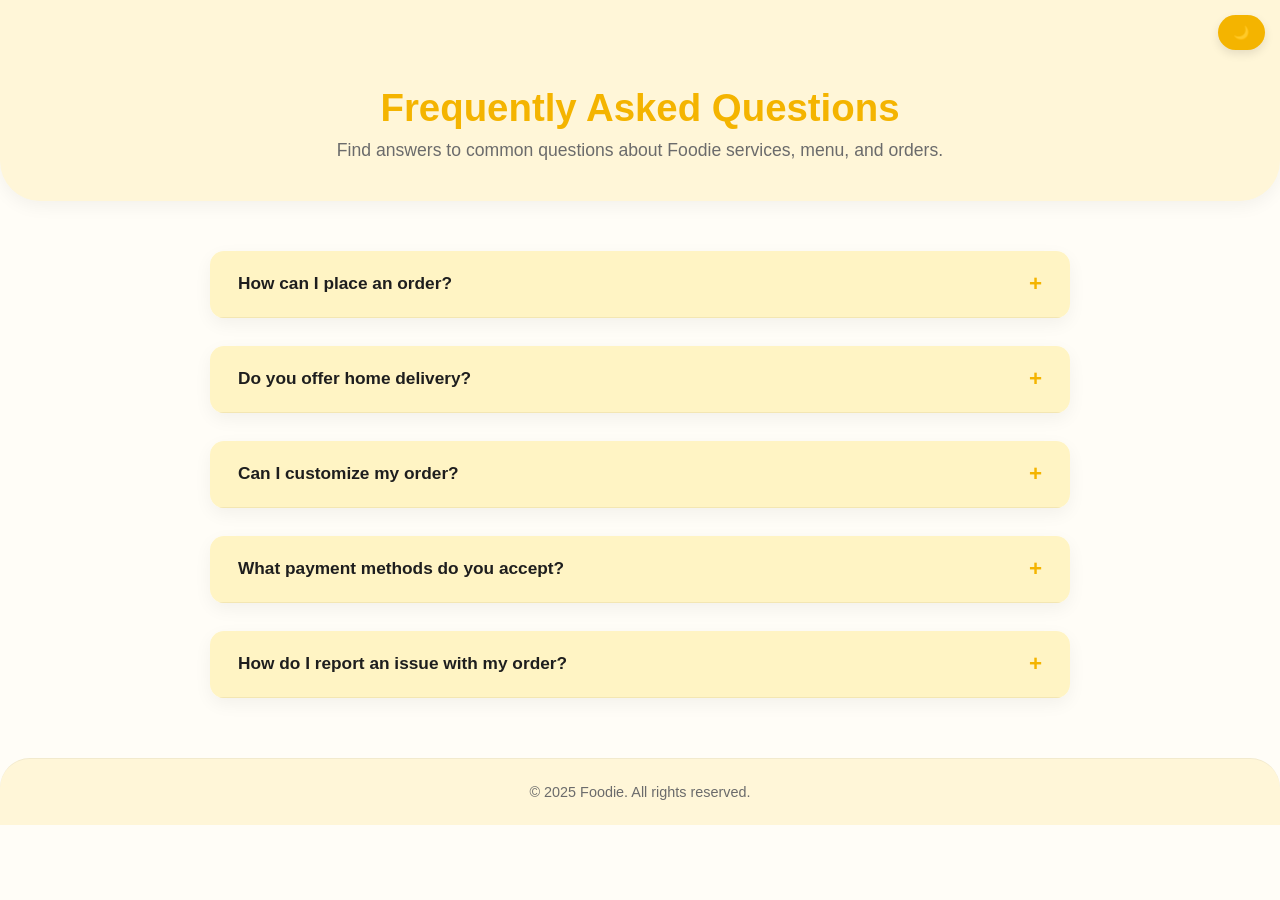
<file: html/faq-page.html>
<!doctype html>
<html lang="en">

<head>
  <meta charset="utf-8" />
  <meta name="viewport" content="width=device-width, initial-scale=1" />
  <title>FAQs — Foodie</title>
  <meta name="description" content="Frequently Asked Questions about Foodie services, orders, and features." />
  <link rel="icon" href="../imgs/favicon.png" type="image/png" />
  <style>
    :root {
      --bg: #fffdf7;
      --text: #1e1e1e;
      --accent: #f4b400;
      --accent-light: #fff4c4;
      --muted: #6b6b6b;
      --card: #ffffff;
      --header-bg: #fff6d8;
    }

    [data-theme="dark"] {
      --bg: #1a1a1a;
      --text: #f8fafc;
      --accent: #fbbc04;
      --accent-light: #3b3b3b;
      --muted: #a1a1aa;
      --card: #262626;
      --header-bg: #333333;
    }

    * {
      box-sizing: border-box;
    }

    body {
      margin: 0;
      font-family: 'Poppins', sans-serif;
      background: var(--bg);
      color: var(--text);
      transition: background 0.3s ease, color 0.3s ease;
    }

    header {
      text-align: center;
      padding: 60px 20px 40px;
      background: var(--header-bg);
      border-bottom-left-radius: 40px;
      border-bottom-right-radius: 40px;
      box-shadow: 0 5px 18px rgba(0, 0, 0, 0.05);
    }

    header h1 {
      font-size: 2.4rem;
      color: var(--accent);
      margin-bottom: 10px;
    }

    header p {
      color: var(--muted);
      font-size: 1.1rem;
      margin: 0;
    }

    main {
      max-width: 900px;
      margin: 50px auto;
      padding: 0 20px;
    }

    .faq-item {
      background: var(--card);
      border-radius: 14px;
      box-shadow: 0 6px 18px rgba(0, 0, 0, 0.05);
      margin-bottom: 28px;
      /* Increased spacing */
      overflow: hidden;
      transition: transform 0.2s ease, box-shadow 0.2s;
    }

    .faq-item:last-child {
      margin-bottom: 60px;
      /* More space before footer */
    }

    .faq-item:hover {
      transform: translateY(-3px) scale(1.01);
      box-shadow: 0 10px 24px rgba(0, 0, 0, 0.08);
    }

    .faq-question {
      background: var(--accent-light);
      color: var(--text);
      padding: 20px 28px;
      font-weight: 600;
      font-size: 1.08rem;
      cursor: pointer;
      display: flex;
      justify-content: space-between;
      align-items: center;
      transition: background 0.2s, color 0.2s;
      border-bottom: 1px solid #f3e6b3;
    }

    .faq-question:hover,
    .faq-item.active .faq-question {
      background: var(--accent);
      color: #fff;
    }

    .faq-question .faq-icon {
      display: inline-flex;
      align-items: center;
      justify-content: center;
      width: 28px;
      height: 28px;
      font-size: 1.4rem;
      color: var(--accent);
      background: #fffbe6;
      border-radius: 50%;
      margin-left: 18px;
      transition: background 0.2s, color 0.2s, transform 0.2s;
    }

    .faq-question:hover .faq-icon,
    .faq-item.active .faq-question .faq-icon {
      background: #fff;
      color: var(--accent);
      transform: rotate(90deg);
    }

    .faq-question::after {
      content: '+';
      font-size: 1.4rem;
      color: var(--accent);
      margin-left: 18px;
      display: inline-block;
      transition: transform 0.2s, color 0.2s;
    }

    .faq-item.active .faq-question::after {
      content: '–';
      color: var(--text);
    }

    .faq-answer {
      display: none;
      padding: 18px 28px;
      color: var(--muted);
      font-size: 1.01rem;
      line-height: 1.7;
      background: var(--bg);
    }

    .faq-item.active .faq-answer {
      display: block;
    }

    footer {
      text-align: center;
      padding: 25px 15px;
      color: var(--muted);
      font-size: 0.9rem;
      border-top: 1px solid rgba(0, 0, 0, 0.05);
      background: var(--header-bg);
      border-top-left-radius: 30px;
      border-top-right-radius: 30px;
      margin-top: 60px;
    }

    #themeToggle {
      position: fixed;
      top: 15px;
      right: 15px;
      background: var(--accent);
      color: #fff;
      border: none;
      padding: 10px 15px;
      border-radius: 30px;
      cursor: pointer;
      font-weight: 600;
      box-shadow: 0 4px 10px rgba(0, 0, 0, 0.1);
      transition: background 0.3s ease;
    }

    #themeToggle:hover {
      background: #f59e0b;
    }
  </style>
</head>

<body data-theme="light">

  <button id="themeToggle">🌙</button>
  <header>
    <h1>Frequently Asked Questions</h1>
    <p>Find answers to common questions about Foodie services, menu, and orders.</p>
  </header>

  <main>
    <div class="faq-item">
      <div class="faq-question">How can I place an order?</div>
      <div class="faq-answer">You can place an order directly through our website by browsing the menu, selecting your
        dishes, and proceeding to checkout. You can also order via our mobile app.</div>
    </div>

    <div class="faq-item">
      <div class="faq-question">Do you offer home delivery?</div>
      <div class="faq-answer">Yes! We provide quick and safe home delivery services in all major cities. Delivery time
        may vary based on your location and order size.</div>
    </div>

    <div class="faq-item">
      <div class="faq-question">Can I customize my order?</div>
      <div class="faq-answer">Absolutely. You can add special instructions while placing your order to customize spice
        levels, portion sizes, or toppings.</div>
    </div>

    <div class="faq-item">
      <div class="faq-question">What payment methods do you accept?</div>
      <div class="faq-answer">We accept all major debit and credit cards, UPI, Paytm, and cash on delivery for
        convenience.</div>
    </div>

    <div class="faq-item">
      <div class="faq-question">How do I report an issue with my order?</div>
      <div class="faq-answer">If there’s any issue with your order, please contact our support team through the Help
        section or email us at support@foodie.com. We’ll resolve it quickly.</div>
    </div>
  </main>

  <footer>
    © 2025 Foodie. All rights reserved.
  </footer>

  <a href="https://wa.me/911234567890" class="whatsapp-fab" target="_blank" rel="noopener noreferrer"
    aria-label="Chat on WhatsApp" title="Chat on WhatsApp">
    <i class="fa-brands fa-whatsapp"></i>
  </a>

  <script>
    const toggleBtn = document.getElementById('themeToggle');
    const body = document.body;
    const savedTheme = localStorage.getItem('theme');
    if (savedTheme) body.setAttribute('data-theme', savedTheme);

    toggleBtn.addEventListener('click', () => {
      const current = body.getAttribute('data-theme');
      const newTheme = current === 'light' ? 'dark' : 'light';
      body.setAttribute('data-theme', newTheme);
      localStorage.setItem('theme', newTheme);
      toggleBtn.textContent = newTheme === 'dark' ? '☀️' : '🌙';
    });

    document.querySelectorAll('.faq-question').forEach(q => {
      q.addEventListener('click', () => {
        q.parentElement.classList.toggle('active');
      });
    });
  </script>
</body>

</html>
</file>
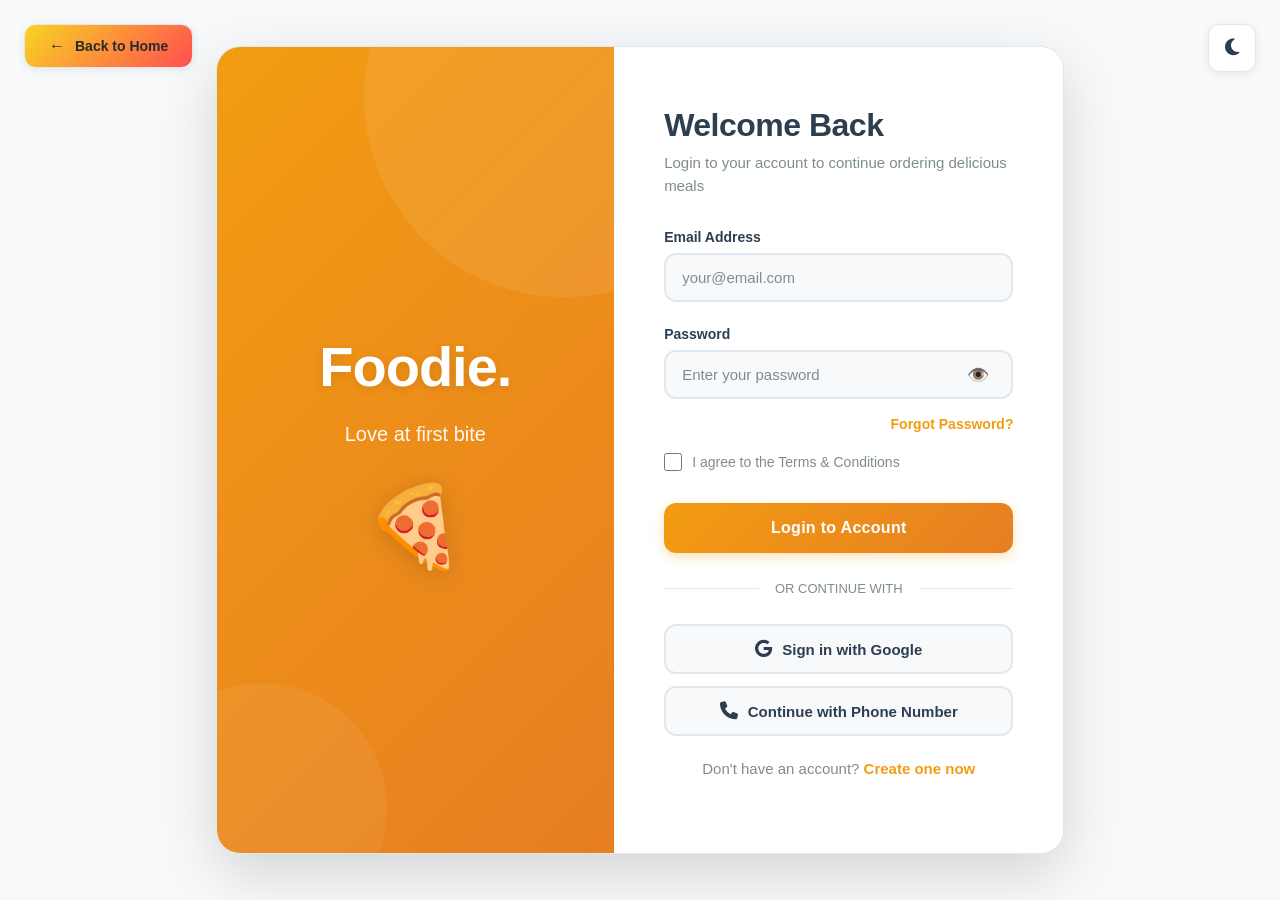
<file: html/signup.html>
<!DOCTYPE html>
<html lang="en" data-theme="">
<head>
  <meta charset="UTF-8" />
  <meta name="viewport" content="width=device-width, initial-scale=1" />
  <title>Foodie | Login & Sign Up</title>

  <!-- ✅ FIXED: Early dark-mode application (runs before paint) -->
  <script>
    (function () {
      try {
        const savedTheme = localStorage.getItem('theme');
        if (savedTheme === 'dark') {
          document.documentElement.setAttribute('data-theme', 'dark');
          document.documentElement.style.background = '#16213e';
        } else {
          document.documentElement.removeAttribute('data-theme');
        }
      } catch (e) {
        console.warn('Theme init error:', e);
      }
    })();
  </script>

  <link rel="icon" href="../imgs/favicon.webp" type="image/webp" />
  <link rel="stylesheet" href="https://cdnjs.cloudflare.com/ajax/libs/font-awesome/6.4.0/css/all.min.css" />
  <link rel="stylesheet" href="../css/signUp.css" />
</head>

<body class="signup-page">
  <a href="index.html" class="back-home" aria-label="Back to Home">
    <span class="icon">←</span> Back to Home
  </a>

  <button id="themeToggle" class="theme-toggle" aria-label="Toggle dark/light mode">
    <i class="fa-solid fa-moon"></i>
  </button>

  <main class="cont">
    <div class="container">
      <div class="hero-section" id="heroSection">
        <h1>Foodie.</h1>
        <p id="tagline">Love at first bite</p>
        <div class="emoji" id="emoji">🍕</div>
      </div>

      <section class="form-section" aria-label="Login and Sign Up Forms">
        <!-- Login Form -->
        <article id="loginForm" class="auth-container active" aria-labelledby="loginTitle">
          <h2 id="loginTitle">Welcome Back</h2>
          <p class="subtitle">Login to your account to continue ordering delicious meals</p>

          <form onsubmit="handleLogin(event)" aria-label="Login Form">
            <div class="form-group">
              <label for="loginEmail">Email Address</label>
              <input type="email" id="loginEmail" placeholder="your@email.com" required />
            </div>

            <div class="form-group">
              <label for="loginPassword">Password</label>
              <div class="password-field">
                <input type="password" id="loginPassword" placeholder="Enter your password" required />
                <button type="button" class="toggle-password" onclick="togglePassword('loginPassword')" aria-label="Toggle password visibility">
                  👁️
                </button>
              </div>
            </div>

            <div class="forgot-password">
              <a href="forgot-password.html">Forgot Password?</a>
            </div>

            <div class="checkbox-group">
              <input type="checkbox" id="rememberMe" />
              <label for="rememberMe">I agree to the Terms & Conditions</label>
            </div>

            <button type="submit" class="btn">Login to Account</button>
          </form>

          <div class="divider"><span>OR CONTINUE WITH</span></div>

          <div class="social-login">
            <button type="button" class="social-btn" id="loginGoogleBtn">
              <i class="fa-brands fa-google"></i> Sign in with Google
            </button>
            <button type="button" class="phone-login" onclick="loginWithPhone()">
              <i class="fa-solid fa-phone"></i> Continue with Phone Number
            </button>
          </div>

          <p class="switch-form">
            Don't have an account? <a onclick="switchForm('signup')">Create one now</a>
          </p>

          <div id="recaptcha-container"></div>
        </article>

        <!-- Sign Up Form -->
        <article id="signupForm" class="auth-container" aria-labelledby="signupTitle">
          <h2 id="signupTitle">Create Account</h2>
          <p class="subtitle">Join us today and discover amazing food near you</p>

          <form onsubmit="handleSignup(event)" aria-label="Sign Up Form">
            <div class="form-group">
              <label for="signupName">Full Name</label>
              <input type="text" id="signupName" placeholder="John Doe" required />
            </div>

            <div class="form-group">
              <label for="signupEmail">Email Address</label>
              <input type="email" id="signupEmail" placeholder="your@email.com" required />
            </div>

            <div class="form-group">
              <label for="signupPhone">Phone Number</label>
              <input type="tel" id="signupPhone" placeholder="+91 12345 67890" required />
            </div>

            <div class="form-group">
              <label for="signupPassword">Password</label>
              <div class="password-field">
                <input type="password" id="signupPassword" placeholder="Create a strong password" required />
                <button type="button" class="toggle-password" onclick="togglePassword('signupPassword')" aria-label="Toggle password visibility">
                  👁️
                </button>
              </div>
            </div>

            <div class="checkbox-group">
              <input type="checkbox" id="agreeTerms" required />
              <label for="agreeTerms">I agree to the Terms & Conditions</label>
            </div>

            <button type="submit" class="btn">Create Account</button>
          </form>

          <div class="divider"><span>OR SIGN UP WITH</span></div>

          <div class="social-login">
            <button type="button" class="social-btn" id="signupGoogleBtn">
              <i class="fa-brands fa-google"></i> Sign up with Google
            </button>
          </div>

          <p class="switch-form">
            Already have an account? <a onclick="switchForm('login')">Login here</a>
          </p>
        </article>
      </section>
    </div>
  </main>

  <!-- ✅ Updated JS -->
  <script>
    // Initialize theme icon correctly
    function updateThemeIcon(theme) {
      const icon = themeToggle.querySelector('i');
      if (icon) icon.className = theme === 'dark' ? 'fa-solid fa-sun' : 'fa-solid fa-moon';
    }

    // Initialize from storage
    (function initializeTheme() {
      try {
        const theme = localStorage.getItem('theme') || 'light';
        if (theme === 'dark') {
          document.documentElement.setAttribute('data-theme', 'dark');
        }
        updateThemeIcon(theme);
      } catch (e) {}
    })();

    const themeToggle = document.getElementById('themeToggle');
    const hero = document.getElementById("heroSection");
    const tagline = document.getElementById("tagline");
    const emoji = document.getElementById("emoji");

    themeToggle.addEventListener('click', () => {
      try {
        const current = document.documentElement.getAttribute('data-theme');
        const newTheme = current === 'dark' ? 'light' : 'dark';
        if (newTheme === 'dark') {
          document.documentElement.setAttribute('data-theme', 'dark');
        } else {
          document.documentElement.removeAttribute('data-theme');
        }
        localStorage.setItem('theme', newTheme);
        updateThemeIcon(newTheme);
      } catch (e) {}
    });

    /* Hero animation + form toggles remain unchanged */
    const variations = [
      { emoji: "🍕", text: "Love at first bite", gradient: "linear-gradient(135deg, #f39c12 0%, #e67e22 100%)" },
      { emoji: "🍔", text: "Juicy & loaded with flavor", gradient: "linear-gradient(135deg, #e74c3c 0%, #c0392b 100%)" },
      { emoji: "🍣", text: "Fresh rolls, happy souls", gradient: "linear-gradient(135deg, #3498db 0%, #2980b9 100%)" },
      { emoji: "🍰", text: "Sweet dreams served daily", gradient: "linear-gradient(135deg, #e91e63 0%, #c2185b 100%)" },
      { emoji: "🥗", text: "Fresh, light & right", gradient: "linear-gradient(135deg, #27ae60 0%, #229954 100%)" },
      { emoji: "🌮", text: "Taco about happiness", gradient: "linear-gradient(135deg, #f39c12 0%, #d68910 100%)" }
    ];
    let index = 0;
    let isAnimating = false;

    function changeHero() {
      if (isAnimating) return;
      isAnimating = true;
      index = (index + 1) % variations.length;
      const { emoji: newEmoji, text, gradient } = variations[index];
      tagline.style.opacity = 0;
      emoji.style.opacity = 0;
      setTimeout(() => {
        hero.style.background = gradient;
        tagline.textContent = text;
        emoji.textContent = newEmoji;
        tagline.style.opacity = 1;
        emoji.style.opacity = 1;
        setTimeout(() => (isAnimating = false), 300);
      }, 300);
    }

    setInterval(changeHero, 4000);

    function switchForm(formType) {
      const loginForm = document.getElementById('loginForm');
      const signupForm = document.getElementById('signupForm');
      if (formType === 'signup') {
        loginForm.classList.remove('active');
        signupForm.classList.add('active');
      } else {
        signupForm.classList.remove('active');
        loginForm.classList.add('active');
      }
    }

    function togglePassword(id) {
      const input = document.getElementById(id);
      const button = input.nextElementSibling;
      if (input.type === 'password') {
        input.type = 'text';
        button.textContent = '🙈';
      } else {
        input.type = 'password';
        button.textContent = '👁️';
      }
    }
  </script>
</body>
</html>
</file>
<file: css/signUp.css>
.signup-page {
  /* Light theme */
  --lead: #1a1a2e;
  --gold-finger: #f39c12;
  --gold-hover: #e67e22;
  --eye-ball: #f8f9fa;
  --hint-yellow: #fff3cd;
  --pure-white: #ffffff;
  --text-primary: #2c3e50;
  --text-secondary: #7f8c8d;
  --bg-primary: #f8f9fa;
  --bg-secondary: #ffffff;
  --bg-accent: #fff3cd;
  --border-color: #e1e8ed;
  --shadow: rgba(0, 0, 0, 0.08);
  --shadow-strong: rgba(0, 0, 0, 0.15);
  --success: #27ae60;
  --error: #e74c3c;
}

/* ✅ Fixed Dark Theme Selector */
[data-theme="dark"] .signup-page {
  --lead: #ecf0f1;
  --gold-finger: #f39c12;
  --gold-hover: #e67e22;
  --eye-ball: #0f0f1e;
  --hint-yellow: #2c3e50;
  --pure-white: #1a1a2e;
  --text-primary: #ecf0f1;
  --text-secondary: #95a5a6;
  --bg-primary: #16213e;
  --bg-secondary: #1a1a2e;
  --bg-accent: #2c3e50;
  --border-color: #2c3e50;
  --shadow: rgba(0, 0, 0, 0.4);
  --shadow-strong: rgba(0, 0, 0, 0.6);
}

/* (Everything else below remains the same as your original CSS) */
* {
  margin: 0;
  padding: 0;
  box-sizing: border-box;
}

body {
  font-family: -apple-system, BlinkMacSystemFont, "Segoe UI", Roboto, "Helvetica Neue", Arial, sans-serif;
  background: var(--eye-ball);
  min-height: 100vh;
  display: flex;
  justify-content: center;
  align-items: center;
  padding: 20px;
  transition: background 0.3s ease;
}
/* Navigation */
.back-home {
  position: fixed;
  top: 24px;
  left: 24px;
  z-index: 1000;
  display: inline-flex;
  align-items: center;
  gap: 10px;
  padding: 12px 24px;
  background: linear-gradient(135deg, #f9d423 0%, #ff4e50 100%); /* yellow-orange gradient */
  color: #2a2a2a;
  text-decoration: none;
  font-size: 14px;
  font-weight: 600;
  border-radius: 12px;
  box-shadow: 0 2px 8px var(--shadow);
  transition: all 0.3s ease;
  border: 1px solid var(--border-color);
}

.back-home:hover {
  transform: translateY(-2px);
  box-shadow: 0 4px 16px var(--shadow-strong);
  border-color: #f9d423;
  background: linear-gradient(135deg, #ffe259 0%, #ffa751 100%); /* lighter yellow-orange on hover */
}

.back-home .icon {
  font-size: 16px;
  transition: transform 0.3s ease;
}

.back-home:hover .icon {
  transform: translateX(-3px);
}

/* Theme Toggle */
.theme-toggle {
  position: fixed;
  top: 24px;
  right: 24px;
  z-index: 1100;
  background: var(--bg-secondary);
  border: 1px solid var(--border-color);
  color: var(--text-primary);
  font-size: 1.2rem;
  cursor: pointer;
  padding: 12px;
  border-radius: 12px;
  transition: all 0.3s ease;
  display: flex;
  align-items: center;
  justify-content: center;
  width: 48px;
  height: 48px;
  box-shadow: 0 2px 8px var(--shadow);
}

.theme-toggle:hover {
  transform: scale(1.05);
  box-shadow: 0 4px 16px var(--shadow-strong);
  border-color: var(--gold-finger);
}

/* Main Container */
.container {
  display: flex;
  background: var(--bg-secondary);
  border-radius: 24px;
  overflow: hidden;
  max-width: 1100px;
  width: 100%;
  box-shadow: 0 20px 60px var(--shadow-strong);
  min-height: 650px;
  border: 1px solid var(--border-color);
}

/* Hero Section */
.hero-section {
  flex: 1;
  display: flex;
  flex-direction: column;
  justify-content: center;
  align-items: center;
  padding: 60px 40px;
  text-align: center;
  position: relative;
  overflow: hidden;
  background: linear-gradient(135deg, #f39c12 0%, #e67e22 100%);
}

.hero-section::before {
  content: "";
  position: absolute;
  width: 400px;
  height: 400px;
  background: rgba(255, 255, 255, 0.08);
  border-radius: 50%;
  top: -150px;
  right: -150px;
}

.hero-section::after {
  content: "";
  position: absolute;
  width: 250px;
  height: 250px;
  background: rgba(255, 255, 255, 0.06);
  border-radius: 50%;
  bottom: -80px;
  left: -80px;
}

.hero-section h1 {
  font-size: 3.5rem;
  font-weight: 800;
  color: #ffffff;
  margin-bottom: 16px;
  z-index: 1;
  text-shadow: 0 2px 10px rgba(0, 0, 0, 0.1);
  letter-spacing: -1px;
}

.hero-section p {
  font-size: 1.25rem;
  font-weight: 500;
  color: rgba(255, 255, 255, 0.95);
  margin-bottom: 32px;
  z-index: 1;
  transition: opacity 0.3s ease;
  /* Fixed dimensions to prevent layout shift */
  height: 40px;
  display: flex;
  align-items: center;
  justify-content: center;
  min-width: 280px;
  text-align: center;
}

.hero-section .emoji {
  font-size: 5rem;
  z-index: 1;
  transition: opacity 0.3s ease;
  animation: float 3s ease-in-out infinite;
  filter: drop-shadow(0 4px 12px rgba(0, 0, 0, 0.15));
  /* Fixed dimensions to prevent layout shift */
  height: 80px;
  display: flex;
  align-items: center;
  justify-content: center;
}

@keyframes float {
  0%, 100% { transform: translateY(0px) rotate(0deg); }
  50% { transform: translateY(-15px) rotate(5deg); }
}

/* Form Section */
.form-section {
  flex: 1.1;
  padding: 60px 50px;
  display: flex;
  flex-direction: column;
  justify-content: center;
  background: var(--bg-secondary);
}

/* Auth Container */
.auth-container {
  display: none;
}

.auth-container.active {
  display: block;
  animation: fadeInUp 0.5s ease;
}

@keyframes fadeInUp {
  from {
    opacity: 0;
    transform: translateY(30px);
  }
  to {
    opacity: 1;
    transform: translateY(0);
  }
}

/* Typography */
h2 {
  color: var(--text-primary);
  font-size: 2rem;
  margin-bottom: 8px;
  font-weight: 700;
  letter-spacing: -0.5px;
}

.subtitle {
  color: var(--text-secondary);
  margin-bottom: 32px;
  font-size: 15px;
  line-height: 1.5;
}

/* Form Elements */
.form-group {
  margin-bottom: 24px;
}

label {
  display: block;
  color: var(--text-primary);
  margin-bottom: 8px;
  font-size: 14px;
  font-weight: 600;
}

input {
  width: 100%;
  padding: 14px 16px;
  background: var(--bg-primary);
  border: 2px solid var(--border-color);
  border-radius: 12px;
  color: var(--text-primary);
  font-size: 15px;
  transition: all 0.3s ease;
  font-family: inherit;
}

input:focus {
  outline: none;
  border-color: var(--gold-finger);
  background: var(--bg-secondary);
  box-shadow: 0 0 0 4px rgba(243, 156, 18, 0.1);
}

input::placeholder {
  color: var(--text-secondary);
}

/* Password Field */
.password-field {
  position: relative;
}

.toggle-password {
  position: absolute;
  right: 16px;
  top: 50%;
  transform: translateY(-50%);
  background: none;
  border: none;
  color: var(--text-secondary);
  cursor: pointer;
  font-size: 18px;
  padding: 8px;
  transition: color 0.3s ease;
  display: flex;
  align-items: center;
}

.toggle-password:hover {
  color: var(--gold-finger);
}

/* Forgot Password */
.forgot-password {
  text-align: right;
  margin-top: -8px;
  margin-bottom: 20px;
}

.forgot-password a {
  color: var(--gold-finger);
  text-decoration: none;
  font-size: 14px;
  font-weight: 600;
  transition: color 0.3s ease;
}

.forgot-password a:hover {
  color: var(--gold-hover);
}

/* Checkbox */
.checkbox-group {
  display: flex;
  align-items: center;
  gap: 10px;
  margin-bottom: 24px;
}

.checkbox-group input[type="checkbox"] {
  width: 18px;
  height: 18px;
  cursor: pointer;
  accent-color: var(--gold-finger);
}

.checkbox-group label {
  margin: 0;
  cursor: pointer;
  color: var(--text-secondary);
  font-size: 14px;
  font-weight: 500;
}

/* Buttons */
.btn {
  width: 100%;
  padding: 16px;
  background: linear-gradient(135deg, #f39c12 0%, #e67e22 100%);
  border: none;
  border-radius: 12px;
  color: #ffffff;
  font-size: 16px;
  font-weight: 700;
  cursor: pointer;
  transition: all 0.3s ease;
  margin-top: 8px;
  box-shadow: 0 4px 12px rgba(243, 156, 18, 0.3);
  letter-spacing: 0.3px;
}

.btn:hover {
  transform: translateY(-2px);
  box-shadow: 0 6px 20px rgba(243, 156, 18, 0.4);
}

.btn:active {
  transform: translateY(0);
}

/* Divider */
.divider {
  display: flex;
  align-items: center;
  margin: 28px 0;
  color: var(--text-secondary);
  font-size: 13px;
  font-weight: 500;
}

.divider::before,
.divider::after {
  content: "";
  flex: 1;
  height: 1px;
  background: var(--border-color);
}

.divider span {
  padding: 0 16px;
}

/* Social Login */
.social-login {
  display: flex;
  flex-direction: column;
  gap: 12px;
  margin-top: 20px;
}

.social-btn,
.phone-login {
  width: 100%;
  padding: 14px 16px;
  background: var(--bg-primary);
  border: 2px solid var(--border-color);
  border-radius: 12px;
  color: var(--text-primary);
  cursor: pointer;
  transition: all 0.3s ease;
  display: flex;
  align-items: center;
  justify-content: center;
  gap: 10px;
  font-size: 15px;
  font-weight: 600;
  font-family: inherit;
}

.social-btn:hover,
.phone-login:hover {
  border-color: var(--gold-finger);
  background: var(--bg-secondary);
  transform: translateY(-2px);
  box-shadow: 0 4px 12px var(--shadow);
}

.social-btn i,
.phone-login i {
  font-size: 18px;
}

/* Form Switch */
.switch-form {
  text-align: center;
  color: var(--text-secondary);
  font-size: 15px;
  margin-top: 24px;
}

.switch-form a {
  color: var(--gold-finger);
  text-decoration: none;
  font-weight: 700;
  cursor: pointer;
  transition: color 0.3s ease;
}

.switch-form a:hover {
  color: var(--gold-hover);
  text-decoration: underline;
}

/* reCAPTCHA */
#recaptcha-container {
  margin-top: 16px;
}

/* Responsive Design */
@media (max-width: 968px) {
  .container {
    flex-direction: column;
    max-width: 500px;
  }

  .hero-section {
    padding: 50px 30px;
    min-height: 300px;
  }

  .hero-section h1 {
    font-size: 2.5rem;
  }

  .hero-section .emoji {
    font-size: 4rem;
    height: 64px;
  }

  .hero-section p {
    font-size: 1.1rem;
    height: 35px;
    min-width: 240px;
  }

  .form-section {
    padding: 40px 30px;
  }

  h2 {
    font-size: 1.75rem;
  }
}

@media (max-width: 480px) {
  body {
    padding: 10px;
  }

  .back-home,
  .theme-toggle {
    top: 12px;
    padding: 10px 16px;
    font-size: 13px;
  }

  .back-home {
    left: 12px;
  }

  .theme-toggle {
    right: 12px;
    width: 42px;
    height: 42px;
  }

  .container {
    border-radius: 16px;
  }

  .hero-section {
    padding: 40px 20px;
  }

  .hero-section p {
    font-size: 1rem;
    height: 30px;
    min-width: 200px;
  }

  .hero-section .emoji {
    font-size: 3.5rem;
    height: 56px;
  }

  .form-section {
    padding: 32px 24px;
  }

  h2 {
    font-size: 1.5rem;
  }
}
</file>
